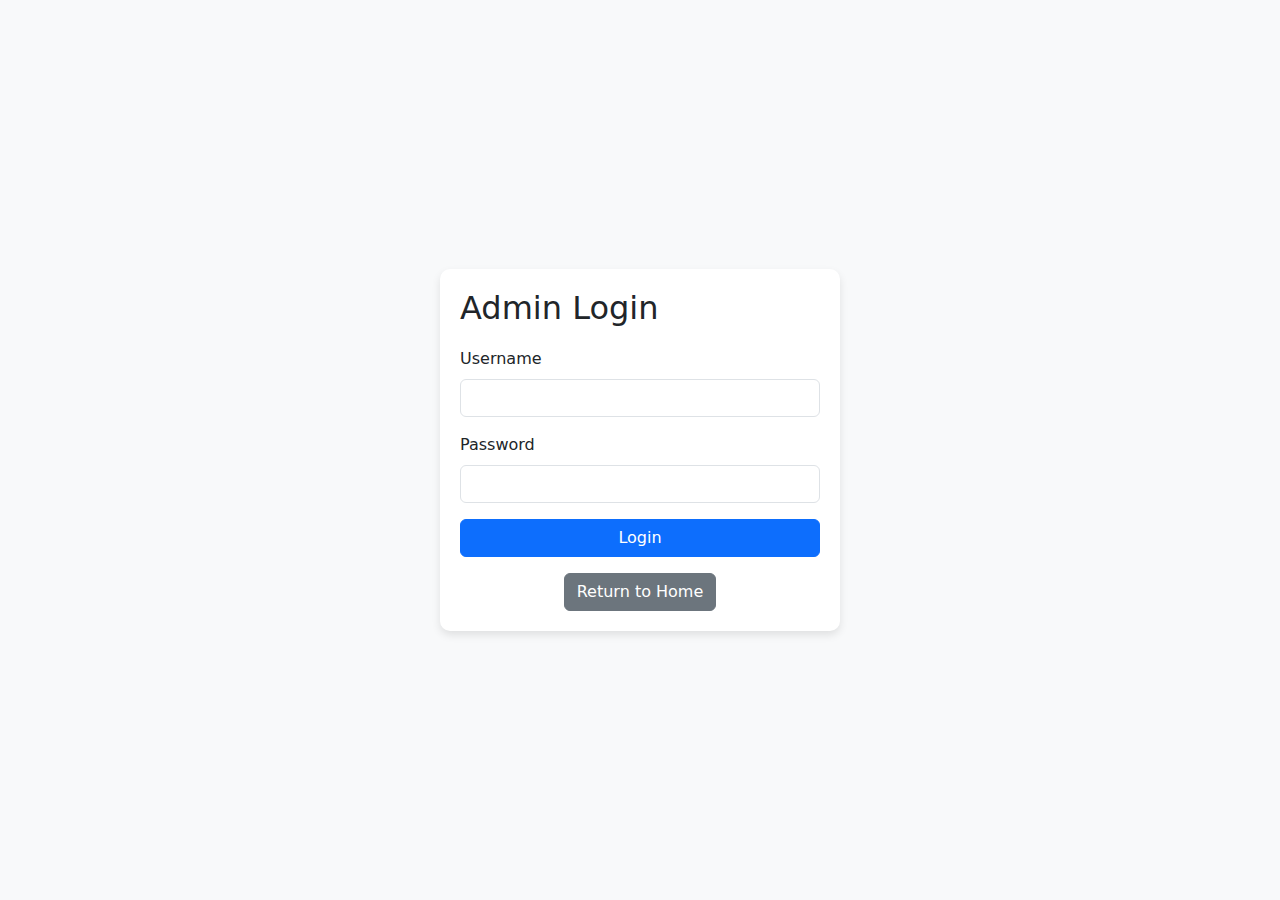
<file: PetersOke/AdminLogin.html>
<!DOCTYPE html>
<html lang="en">
<head>
    <meta charset="UTF-8">
    <meta name="viewport" content="width=device-width, initial-scale=1.0">
    <title>Admin Login - Payment Tracking Application</title>
    <link href="https://cdn.jsdelivr.net/npm/bootstrap@5.3.0/dist/css/bootstrap.min.css" rel="stylesheet">
    <style>
        body {
            background-color: #f8f9fa;
            display: flex;
            justify-content: center;
            align-items: center;
            height: 100vh;
            margin: 0;
        }

        .login-container {
            max-width: 400px;
            width: 100%;
            padding: 20px;
            background-color: #fff;
            box-shadow: 0 4px 8px rgba(0,0,0,0.1);
            border-radius: 10px;
        }

        .login-container h2 {
            margin-bottom: 20px;
        }

        .login-container .alert {
            display: none;
        }
    </style>
</head>
<body>

    <div class="login-container">
        <h2>Admin Login</h2>
        <form id="login-form">
            <div class="mb-3">
                <label for="username" class="form-label">Username</label>
                <input type="text" id="username" name="username" class="form-control" required>
            </div>
            <div class="mb-3">
                <label for="password" class="form-label">Password</label>
                <input type="password" id="password" name="password" class="form-control" required>
            </div>
            <button type="submit" class="btn btn-primary w-100">Login</button>
            <div id="error-message" class="alert alert-danger mt-3">
                Invalid username or password.
            </div>
        </form>
        <div class="mt-3 text-center">
            <a href="index.html" class="btn btn-secondary">Return to Home</a>
        </div>
    </div>

    <script src="https://cdn.jsdelivr.net/npm/bootstrap@5.3.0/dist/js/bootstrap.bundle.min.js"></script>
    <script>
        document.getElementById('login-form').addEventListener('submit', function (event) {
            event.preventDefault();

            // Hard-coded credentials
            const validUsername = 'CashyyP@gmail.com';
            const validPassword = 'A20akemobe&2026';

            // Get input values
            const username = document.getElementById('username').value;
            const password = document.getElementById('password').value;

            // Validate credentials
            if (username === validUsername && password === validPassword) {
                // Redirect to admin page
                window.location.href = './Admin.html'; // Redirect to Admin.html
            } else {
                // Show error message
                document.getElementById('error-message').style.display = 'block';
            }
        });
    </script>
</body>
</html>
</file>
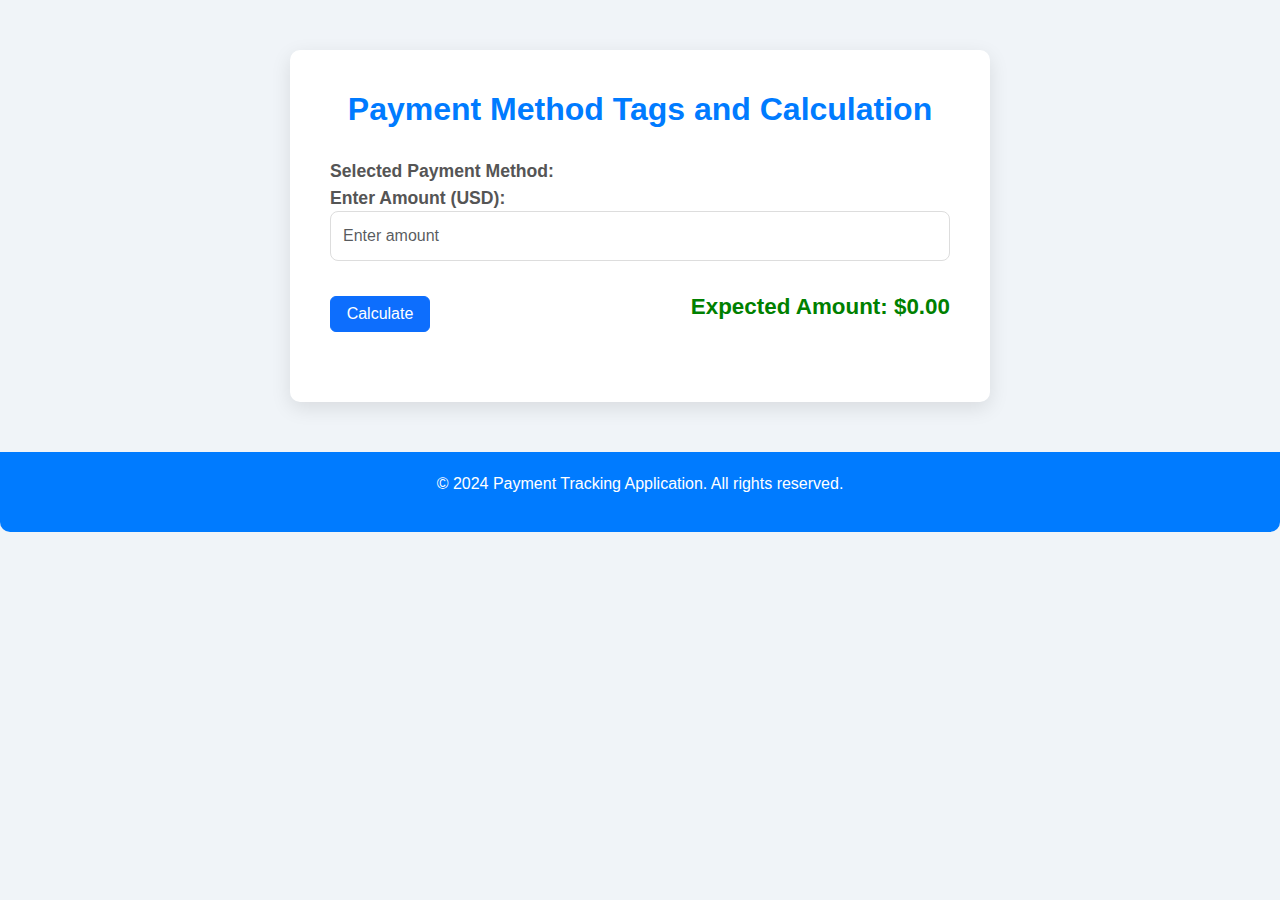
<file: PetersOke/Exchange.html>
<!DOCTYPE html>
<html lang="en">
<head>
    <meta charset="UTF-8">
    <meta name="viewport" content="width=device-width, initial-scale=1.0">
    <title>Payment Details and Calculation</title>
    <link href="https://cdn.jsdelivr.net/npm/bootstrap@5.3.0/dist/css/bootstrap.min.css" rel="stylesheet">
    <style>
        body {
            background-color: #f0f4f8;
            font-family: 'Segoe UI', Tahoma, Geneva, Verdana, sans-serif;
            color: #333;
        }

        .container {
            max-width: 700px;
            margin: 50px auto;
            background-color: #fff;
            padding: 40px;
            border-radius: 10px;
            box-shadow: 0 6px 20px rgba(0, 0, 0, 0.1);
        }

        h2 {
            text-align: center;
            font-size: 2rem;
            color: #007bff;
            margin-bottom: 30px;
            font-weight: bold;
        }

        .form-group label {
            font-weight: bold;
            color: #555;
            font-size: 1.1rem;
        }

        .form-group input {
            border: 1px solid #ddd;
            padding: 12px;
            border-radius: 8px;
            font-size: 1rem;
        }

        .form-group input:focus {
            border-color: #007bff;
            outline: none;
            box-shadow: 0 0 10px rgba(0, 123, 255, 0.2);
        }

        button {
            background-color: #007bff;
            border: none;
            padding: 10px 20px;
            font-size: 1rem;
            border-radius: 5px;
            color: #fff;
            cursor: pointer;
            width: 100%;
            margin-top: 15px;
            transition: background-color 0.3s ease;
        }

        button:hover {
            background-color: #0056b3;
        }

        .result-container {
            display: flex;
            align-items: center;
            justify-content: space-between;
            margin-top: 20px;
        }

        .result {
            font-size: 1.4rem;
            font-weight: bold;
            color: green;
            text-align: center;
        }

        .payment-methods img {
            width: 100px;
            display: block;
            margin: 0 auto;
        }

        .payment-methods h3 {
            text-align: center;
            color: #007bff;
            margin-top: 10px;
        }

        .tags-container {
            margin-top: 30px;
        }

        .tag {
            display: inline-block;
            padding: 8px 12px;
            margin: 5px;
            background-color: #007bff;
            color: white;
            border-radius: 5px;
            font-size: 0.9rem;
        }

        footer {
            text-align: center;
            padding: 20px 0;
            background-color: #007bff;
            color: white;
            margin-top: 40px;
            border-radius: 0 0 10px 10px;
        }

        /* Media queries for responsiveness */
        @media (max-width: 768px) {
            .container {
                padding: 20px;
                margin: 20px;
            }
            h2 {
                font-size: 1.75rem;
            }
        }
    </style>
    
    <script>
        // Function to get the value from URL parameters
        function getUrlParameter(name) {
            name = name.replace(/[\[]/, '\\[').replace(/[\]]/, '\\]');
            const regex = new RegExp('[\\?&]' + name + '=([^&#]*)');
            const results = regex.exec(location.search);
            return results === null ? '' : decodeURIComponent(results[1].replace(/\+/g, ' '));
        }
    
        // Function to preselect the payment method based on the URL parameter
        function preselectPaymentMethod() {
            const paymentMethod = getUrlParameter('method');
            document.getElementById('paymentmethod').innerText = paymentMethod;
    
            // Display the relevant section based on the selected payment method
            if        (paymentMethod === 'Venmo') {
                document.getElementById('venmo').style.display = 'block';
            } else if (paymentMethod === 'PayPal') {
                document.getElementById('paypal').style.display = 'block';
            } else if (paymentMethod === 'Zelle') {
                document.getElementById('zelle').style.display = 'block';
            } else if (paymentMethod === 'Cashapp') {
                document.getElementById('CashApp').style.display = 'block';
            } else if (paymentMethod === 'ApplePay'){
                document.getElementById('ApplePay').style.display = 'block';
            } else if (paymentMethod === 'Bitcoin'){
                document.getElementById('Bitcoin').style.dislay = 'block';
            } else if (paymentMethod === 'Giftcards'){
                document.getElementById('Giftcards').style.display = 'block';
            }
        }
    
        // Call the function when the page loads
        window.onload = preselectPaymentMethod;
    </script>
    
</head>
<body>

    <div class="container">
        <h2>Payment Method Tags and Calculation</h2>

        <div class="form-group">
            <label for="paymentmethod">Selected Payment Method:</label>
            <div class="payment-methods">
                <div id="venmo" style="display: none;">
                    <img src="./venmo.svg" alt="Venmo">
                    <h3><label id="paymentmethod">Venmo</label></h3>
                </div>

                <div id="paypal" style="display: none;">
                    <img src="./paypal-svgrepo-com.svg" alt="PayPal">
                    <h3><label id="paymentmethod">PayPal</label></h3>
                </div>

                <div id="zelle" style="display: none;">
                    <img src="./icons8-zelle-48.png" alt="Zelle">
                    <h3><label id="paymentmethod">Zelle</label></h3>
                </div>

                <div id="ApplePay" style="display: none;">
                    <img src="./Apple Pay Card.svg" alt="ApplePay">
                    <h3><label id="paymentmethod">ApplePay</label></h3>
                </div>

                <div id="CashApp" style="display: none;">
                    <img src="./Cash app Logo.svg" alt="CashApp">
                    <h3><label id="paymentmethod">CashApp</label></h3>
                </div>

                <div id="Giftcards" style="display: none;">
                    <img src="./gift-card-icon.svg" alt="Giftcards">
                    <h3><label id="paymentmethod">Giftcards</label></h3>
                </div>

                <div id="Bitcoin" style="display: none;">
                    <img src="./Bitcoinlogo.svg" alt="Bitcoin">
                    <h3><label id="paymentmethod">Bitcoin</label></h3>
                </div>
            </div>
        </div>

        <div class="form-group">
            <label for="amount">Enter Amount (USD):</label>
            <input type="number" id="amount" class="form-control" placeholder="Enter amount">
        </div>

        <div class="result-container">
            <button type="button" class="btn btn-primary" style="padding: 5px; text-align: center; width: 100px;" onclick="calculateAmount()">Calculate</button>
            <div class="result" id="result">Expected Amount: $0.00</div>
        </div>

        <div class="tags-container" id="tags-container">
            <!-- Tags will be dynamically inserted here -->
        </div>

        <!-- Continue Button -->
        <button type="button" id="continueButton" class="btn btn-success" style="display: none;" onclick="goToNextPage()">Continue</button>
    </div>

    <footer>
        <p>&copy; 2024 Payment Tracking Application. All rights reserved.</p>
    </footer>

    <script>
        const exchangeRates = {
            PayPal: 740,
            Venmo: 735,
            Zelle: 745,
            ApplePay: 730,
            Cashapp: 720,
            Bitcoin: 800, 
            Giftcards: 765 
        };

        let calculatedAmount = 0;

        function calculateAmount() {
            const paymentMethod = getUrlParameter('method');
            const amount = parseFloat(document.getElementById('amount').value);
            const rate = exchangeRates[paymentMethod];

            if (isNaN(amount) || !rate) {
                document.getElementById('result').textContent = 'Please enter a valid amount and select a valid payment method.';
                return;
            }

            calculatedAmount = amount * rate;
            document.getElementById('result').textContent = `Expected Amount in NGN: ₦${calculatedAmount.toFixed(2)}`;

            // Show the continue button after calculation
            document.getElementById('continueButton').style.display = 'block';
        }

        function goToNextPage() {
            const paymentMethod = getUrlParameter('method');
            
            // Redirect to the next page with paymentMethod and calculatedAmount as query parameters
            window.location.href = `submit.html?method=${paymentMethod}&calculatedAmount=${calculatedAmount.toFixed(2)}`;
        }
    </script>

</body>
</html>
</file>
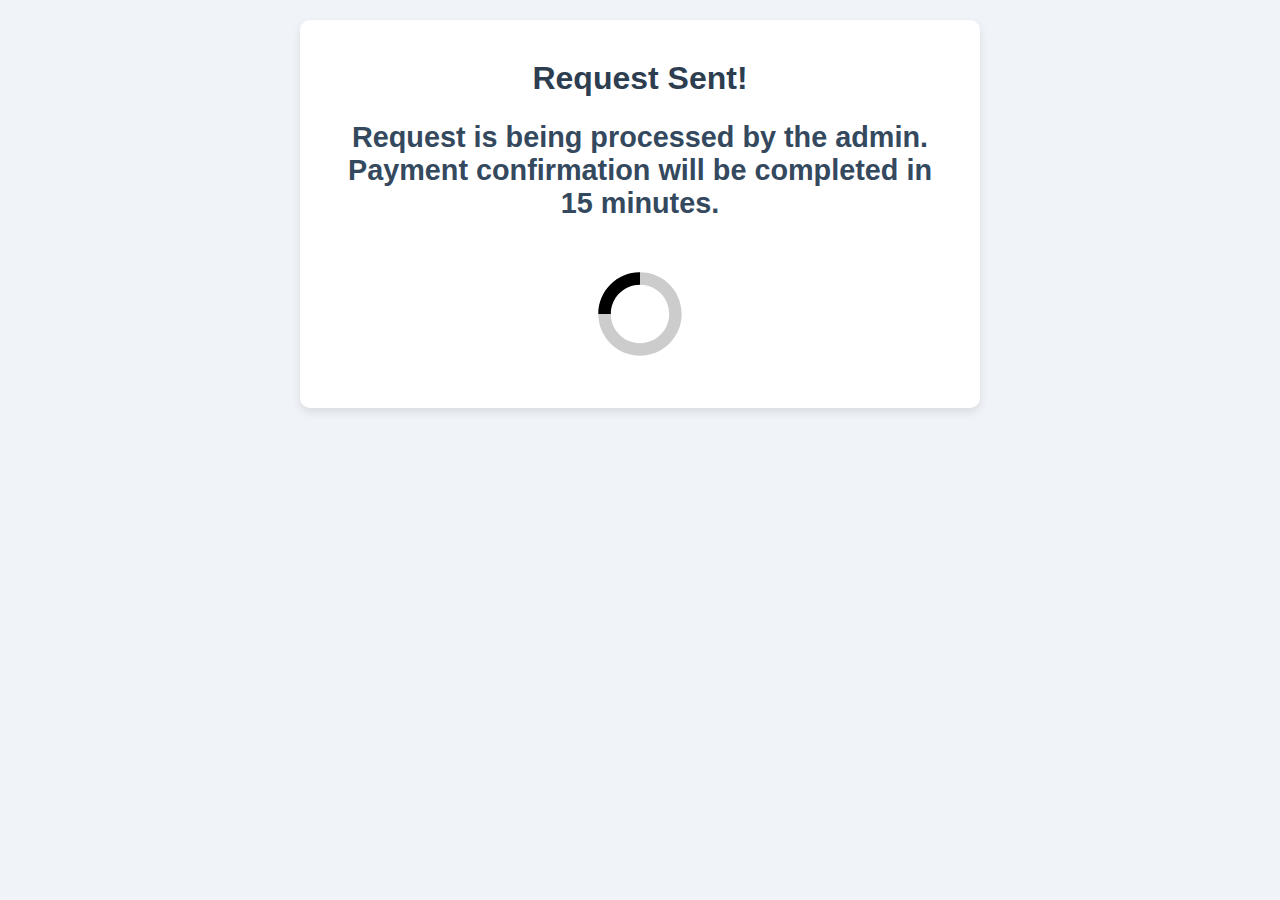
<file: PetersOke/loading.html>
<!DOCTYPE html>
<html lang="en">
<head>
<meta charset="UTF-8">
<meta name="viewport" content="width=device-width, initial-scale=1.0">
<title>Loading</title>
<style>
        body {
            font-family: 'Arial', sans-serif;
            background-color: #f0f4f8;
            margin: 0;
            padding: 20px;
            text-align: center;
            color: #333;
        }
 
        .container {
            max-width: 600px;
            margin: 0 auto;
            padding: 40px;
            background-color: #ffffff;
            border-radius: 10px;
            box-shadow: 0 4px 10px rgba(0, 0, 0, 0.1);
        }
 
        h1 {
            color: #2c3e50;
            margin-top: 0;
            font-size: 2rem;
        }
 
        .message {
            margin-top: 20px;
            font-size: 1.2rem;
            color: #34495e;
        }
 
        img {
            width: 100px;
            height: auto;
            margin-top: 20px;
        }
</style>
</head>
<body>
<div class="container">
    <h1>Request Sent!</h1>
    <div class="message">
        <h2>Request is being processed by the admin. Payment confirmation will be completed in 15 minutes.</h2>
    </div>
    <img src="./spinner-svgrepo-com.svg" alt="Loading icon">
</div>
</body>
</html>
</file>
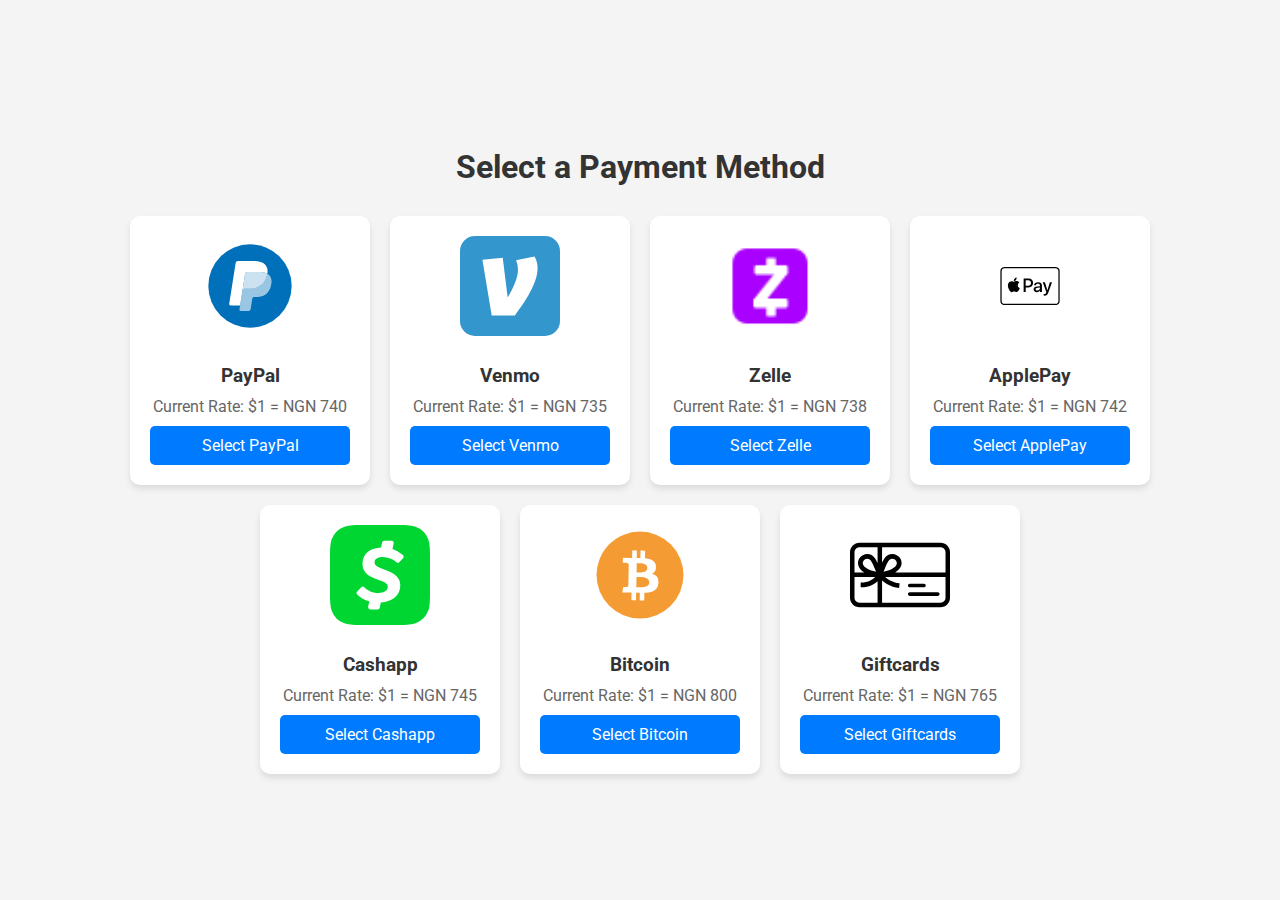
<file: PetersOke/Payment.html>
<!DOCTYPE html>
<html lang="en">
<head>
<meta charset="UTF-8">
<meta name="viewport" content="width=device-width, initial-scale=1.0">
<title>Payment Options</title>
<link href="https://fonts.googleapis.com/css2?family=Roboto:wght@400;500&display=swap" rel="stylesheet">
<style>
        body {
            font-family: 'Roboto', sans-serif;
            background-color: #f4f4f4;
            margin: 0;
            padding: 0;
            display: flex;
            justify-content: center;
            align-items: center;
            height: 100vh;
        }
 
        .container {
            width: 80%;
            max-width: 1200px;
            margin: auto;
            text-align: center;
        }
 
        h1 {
            color: #333;
            margin-bottom: 30px;
        }
 
        .options {
            display: flex;
            flex-wrap: wrap;
            gap: 20px;
            justify-content: center;
        }
 
        .option {
            background-color: #fff;
            padding: 20px;
            border-radius: 10px;
            box-shadow: 0 4px 6px rgba(0, 0, 0, 0.1);
            width: 200px;
            text-align: center;
            transition: transform 0.2s;
        }
 
            .option:hover {
                transform: scale(1.05);
            }
 
            .option img {
                width: 100px;
                height: 100px;
                margin-bottom: 15px;
            }
 
            .option h3 {
                margin: 10px 0;
                color: #333;
            }
 
            .option p {
                margin: 0;
                color: #666;
                font-size: 1rem;
            }
 
            .option a {
                display: block;
                margin-top: 10px;
                text-decoration: none;
                color: #fff;
                background-color: #007bff;
                padding: 10px 15px;
                border-radius: 5px;
                transition: background-color 0.2s;
            }
 
                .option a:hover {
                    background-color: #0056b3;
                }
</style>
</head>
<body>
<div class="container">
<h1>Select a Payment Method</h1>
<div class="options">
    <div class="option">
        <img src="./paypal-svgrepo-com.svg" alt="PayPal" style="width: 100px;">
        <h3>PayPal</h3>
        <p>Current Rate: $1 = NGN 740</p>
        <a href="exchange.html?method=PayPal" class="btn btn-primary">Select PayPal</a>
    </div>    
<div class="option">
        <img src="./venmo.svg" alt="Venmo" style="width: 100px;">
        <h3>Venmo</h3>
        <p>Current Rate: $1 = NGN 735</p>
        <a href="Exchange.html?method=Venmo" class="btn btn-primary">Select Venmo</a>
    </div>
<div class="option">
        <img src="./icons8-zelle-48.png" alt="Zelle" style="width: 100px;">
        <h3>Zelle</h3>
        <p>Current Rate: $1 = NGN 738</p>
        <a href="exchange.html?method=Zelle" class="btn btn-primary">Select Zelle</a>
    </div>
<div class="option">
        <img src="./Apple Pay Card.svg" alt="ApplePay" style="width: 100px;">
        <h3>ApplePay</h3>
        <p>Current Rate: $1 = NGN 742</p>
        <a href="exchange.html?method=ApplePay" class="btn btn-primary">Select ApplePay</a>
    </div>
<div class="option">
        <img src="./Cash app Logo.svg" alt="Cashapp" style="width: 100px;">
        <h3>Cashapp</h3>
        <p>Current Rate: $1 = NGN 745</p>
        <a href="exchange.html?method=Cashapp" class="btn btn-primary">Select Cashapp</a>
        </div>
<div class="option">
        <img src="./Bitcoinlogo.svg" alt="Bitcoin" style="width: 200px;">
        <h3>Bitcoin</h3>
        <p>Current Rate: $1 = NGN 800</p>
        <a href="exchange.html?method=Bitcoin" class="btn btn-primary">Select Bitcoin</a>
        </div>
<div class="option">
        <img src="./gift-card-icon.svg" alt="Giftcards" style="width: 100px;">
        <h3>Giftcards</h3>
        <p>Current Rate: $1 = NGN 765</p>
        <a href="exchange.html?method=Giftcards" class="btn btn-primary">Select Giftcards</a>
         </div>
</div>
</div>
</body>
</html>
</file>
